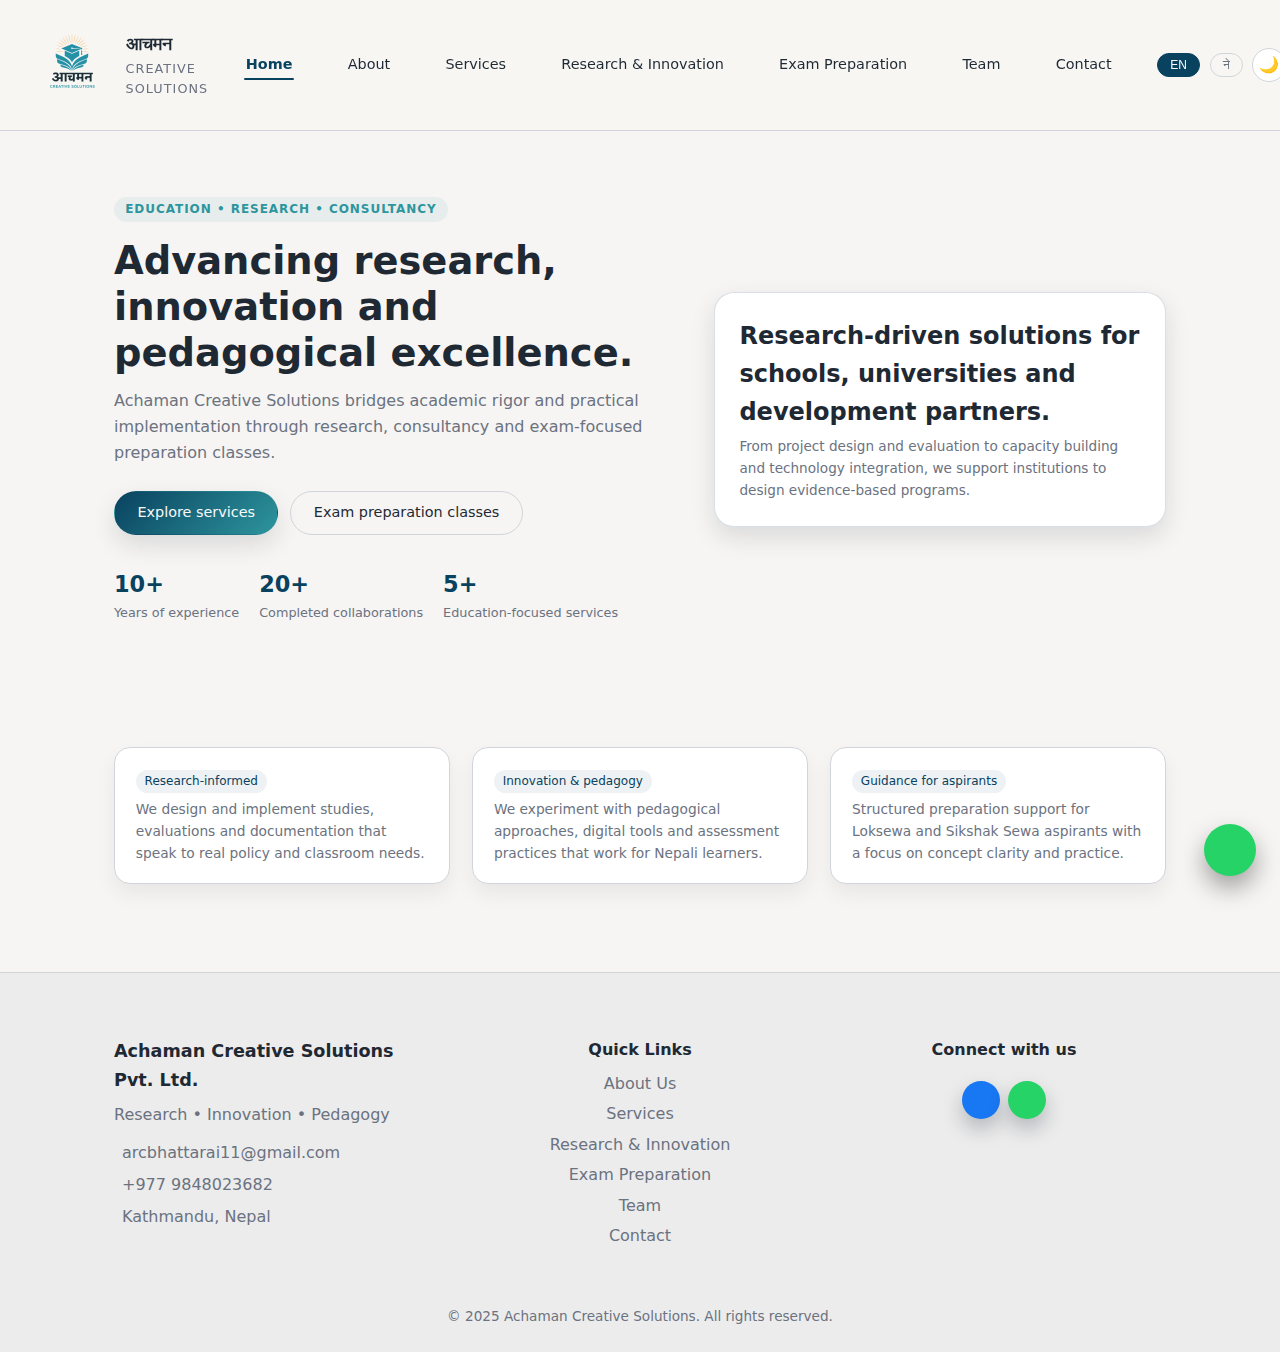
<file: index.html>
<!DOCTYPE html>
<html lang="en">
  <head>
    <meta charset="UTF-8" />
    <title>Achaman Creative Solutions | Home</title>
    <meta name="viewport" content="width=device-width, initial-scale=1" />
    <link rel="stylesheet" href="assets/css/styles.css" />
    <link
  rel="stylesheet"
  href="https://cdnjs.cloudflare.com/ajax/libs/font-awesome/6.5.1/css/all.min.css"
  integrity="sha512-DTOQO9RWCH3ppGqcWaEA1BIZOC6xxalwEsw9c2QQeAIftl+Vegovlnee1c9QX4TctnWMn13TZye+giMm8e2LwA=="
  crossorigin="anonymous"
  referrerpolicy="no-referrer"
/>

  </head>
  <body class="theme-light">
    <!-- NAVBAR -->
    <header class="navbar">
      <div class="container nav-inner">
        <div class="brand">
          <img src="assets/img/logo.png" alt="Achaman Creative Solutions logo" />
          <div class="brand-text">
            <span class="brand-name-ne">आचमन</span>
            <span class="brand-name-en">CREATIVE SOLUTIONS</span>
          </div>
        </div>

        <button class="nav-toggle" aria-label="Toggle menu">☰</button>

        <nav class="nav-links">
          <a href="index.html" class="nav-link" data-i18n="nav.home"></a>
          <a href="about.html" class="nav-link" data-i18n="nav.about"></a>
          <a href="services.html" class="nav-link" data-i18n="nav.services"></a>
          <a
            href="research-innovation.html"
            class="nav-link"
            data-i18n="nav.research"
          ></a>
          <a
            href="exam-preparation.html"
            class="nav-link"
            data-i18n="nav.examPrep"
          ></a>
          <a href="team.html" class="nav-link" data-i18n="nav.team"></a>
          <a href="contact.html" class="nav-link" data-i18n="nav.contact"></a>
        </nav>

        <div class="nav-controls">
          <button
            class="chip-toggle"
            data-lang-toggle="en"
            type="button"
          >
            EN
          </button>
          <button
            class="chip-toggle"
            data-lang-toggle="np"
            type="button"
          >
            ने
          </button>
          <button class="theme-toggle" type="button" aria-label="Toggle theme">
            🌙
          </button>
        </div>
      </div>
    </header>

    <!-- MAIN -->
    <main>
      <section class="hero">
        <div class="container hero-grid">
          <div>
            <div class="badge" data-i18n="home.badge"></div>
            <h1 class="hero-title" data-i18n="home.heroTitle"></h1>
            <p class="hero-subtitle" data-i18n="home.heroSubtitle"></p>

            <div class="hero-actions">
              <a
                href="services.html"
                class="btn btn-primary"
                data-i18n="home.btnServices"
              ></a>
              <a
                href="exam-preparation.html"
                class="btn btn-outline"
                data-i18n="home.btnClasses"
              ></a>
            </div>

            <div class="hero-stats">
              <div class="stat-item">
                <div class="stat-number">10+</div>
                <div class="stat-label" data-i18n="home.stat1"></div>
              </div>
              <div class="stat-item">
                <div class="stat-number">20+</div>
                <div class="stat-label" data-i18n="home.stat2"></div>
              </div>
              <div class="stat-item">
                <div class="stat-number">5+</div>
                <div class="stat-label" data-i18n="home.stat3"></div>
              </div>
            </div>
          </div>

          <aside class="hero-card">
            <h2 class="hero-card-title" data-i18n="home.cardTitle"></h2>
            <p class="hero-card-text" data-i18n="home.cardText"></p>
          </aside>
        </div>
      </section>

      <section class="section">
  <div class="container">
    <div class="section-header section-header-left">
  <h2 class="section-title" data-i18n="home.servicesTitle"></h2>
  <p class="section-subtitle section-subtitle-narrow" data-i18n="home.servicesSub"></p>
</div>


          <div class="grid-3">
            <article class="card">
              <div class="card-tag" data-i18n="home.why1.title"></div>
              <p class="card-text" data-i18n="home.why1.text"></p>
            </article>
            <article class="card">
              <div class="card-tag" data-i18n="home.why2.title"></div>
              <p class="card-text" data-i18n="home.why2.text"></p>
            </article>
            <article class="card">
              <div class="card-tag" data-i18n="home.why3.title"></div>
              <p class="card-text" data-i18n="home.why3.text"></p>
            </article>
          </div>
        </div>
      </section>
    </main>

   <!-- FOOTER -->
<footer class="site-footer">
  <div class="container footer-inner">

    <!-- LEFT COLUMN -->
    <div class="footer-col footer-left">
      <h3 class="footer-brand">Achaman Creative Solutions Pvt. Ltd.</h3>
      <p class="footer-tagline">Research • Innovation • Pedagogy</p>

      <ul class="footer-contact">
        <li><i class="fa-solid fa-envelope"></i> arcbhattarai11@gmail.com</li>
        <li><i class="fa-solid fa-phone"></i> +977 9848023682</li>
        <li><i class="fa-solid fa-location-dot"></i> Kathmandu, Nepal</li>
      </ul>
    </div>

    <!-- MIDDLE COLUMN -->
    <div class="footer-col footer-links">
      <h4>Quick Links</h4>
      <a href="about.html">About Us</a>
      <a href="services.html">Services</a>
      <a href="research-innovation.html">Research & Innovation</a>
      <a href="exam-preparation.html">Exam Preparation</a>
      <a href="team.html">Team</a>
      <a href="contact.html">Contact</a>
    </div>

    <!-- RIGHT COLUMN -->
    <div class="footer-col footer-right">
      <h4>Connect with us</h4>
      <div class="footer-social-icons">
        <a href="#" class="footer-icon-btn fb-btn"><i class="fa-brands fa-facebook-f"></i></a>
        <a href="https://wa.me/9848023682" class="footer-icon-btn wa-btn"><i class="fa-brands fa-whatsapp"></i></a>
      </div>
    </div>

  </div>

  <div class="footer-bottom">
    © 2025 Achaman Creative Solutions. All rights reserved.
  </div>
</footer>



    <!-- WhatsApp FAB -->
    <button class="whatsapp-fab" aria-label="Chat on WhatsApp">
  <i class="fa-brands fa-whatsapp"></i>
</button>


    <script src="assets/js/i18n.js"></script>
    <script src="assets/js/main.js"></script>
  </body>
</html>
</file>
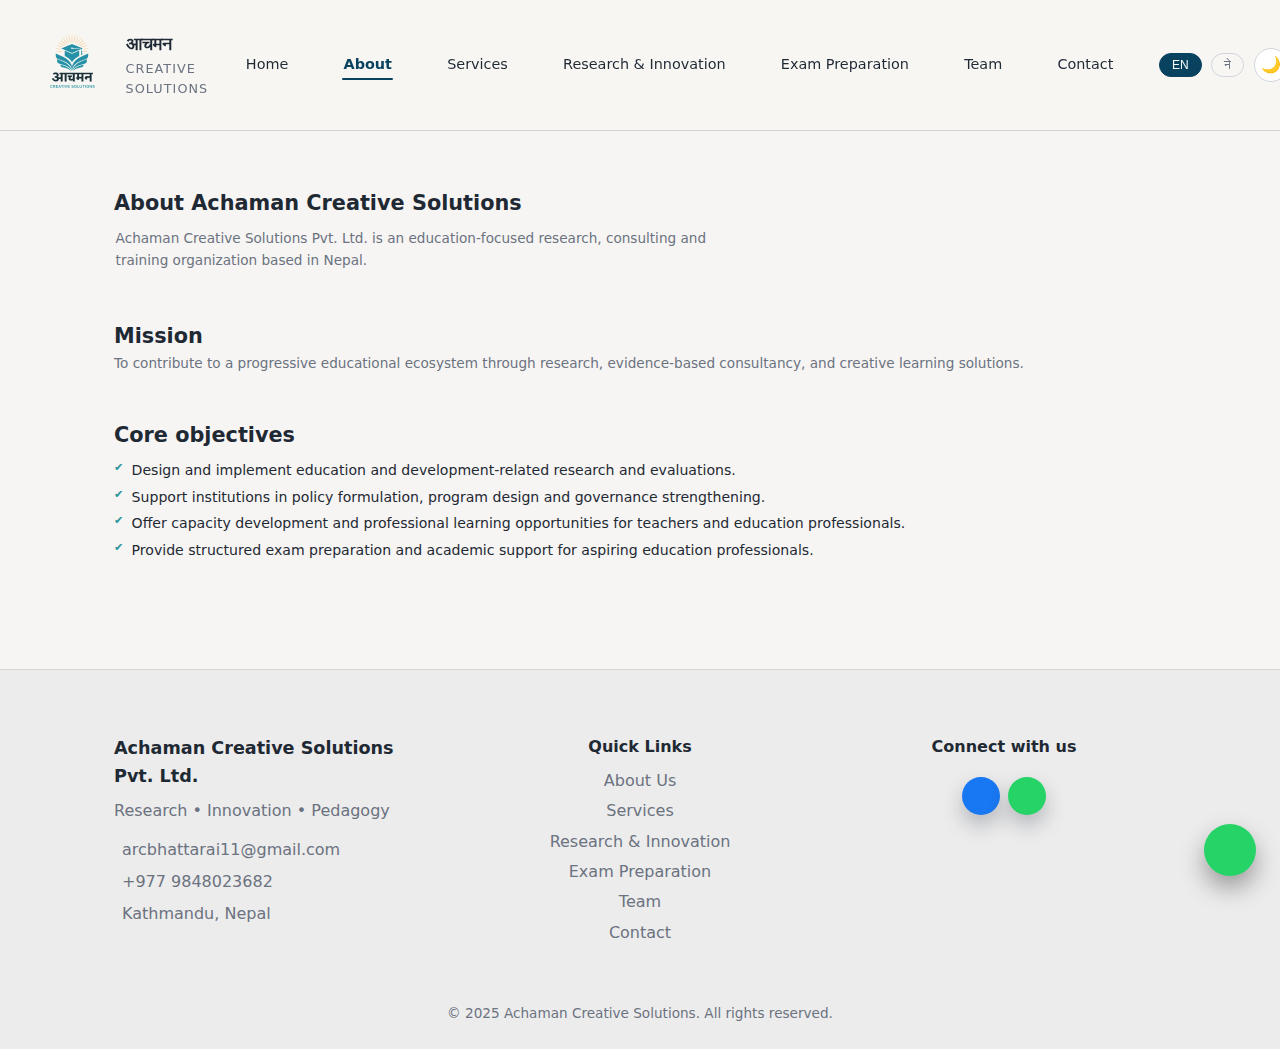
<file: about.html>
<!DOCTYPE html>
<html lang="en">
  <head>
    <meta charset="UTF-8" />
    <title>Achaman Creative Solutions | About</title>
    <meta name="viewport" content="width=device-width, initial-scale=1" />
    <link rel="stylesheet" href="assets/css/styles.css" />
    <link
  rel="stylesheet"
  href="https://cdnjs.cloudflare.com/ajax/libs/font-awesome/6.5.1/css/all.min.css"
  integrity="sha512-DTOQO9RWCH3ppGqcWaEA1BIZOC6xxalwEsw9c2QQeAIftl+Vegovlnee1c9QX4TctnWMn13TZye+giMm8e2LwA=="
  crossorigin="anonymous"
  referrerpolicy="no-referrer"
/>

  </head>
  <body class="theme-light">
    <!-- HEADER -->
    <header class="navbar">
      <div class="container nav-inner">
        <div class="brand">
          <img src="assets/img/logo.png" alt="Achaman Creative Solutions logo" />
          <div class="brand-text">
            <span class="brand-name-ne">आचमन</span>
            <span class="brand-name-en">CREATIVE SOLUTIONS</span>
          </div>
        </div>

        <button class="nav-toggle" aria-label="Toggle menu">☰</button>

        <nav class="nav-links">
          <a href="index.html" class="nav-link" data-i18n="nav.home"></a>
          <a href="about.html" class="nav-link" data-i18n="nav.about"></a>
          <a href="services.html" class="nav-link" data-i18n="nav.services"></a>
          <a
            href="research-innovation.html"
            class="nav-link"
            data-i18n="nav.research"
          ></a>
          <a
            href="exam-preparation.html"
            class="nav-link"
            data-i18n="nav.examPrep"
          ></a>
          <a href="team.html" class="nav-link" data-i18n="nav.team"></a>
          <a href="contact.html" class="nav-link" data-i18n="nav.contact"></a>
        </nav>

        <div class="nav-controls">
          <button class="chip-toggle" data-lang-toggle="en" type="button">
            EN
          </button>
          <button class="chip-toggle" data-lang-toggle="np" type="button">
            ने
          </button>
          <button class="theme-toggle" type="button" aria-label="Toggle theme">
            🌙
          </button>
        </div>
      </div>
    </header>

    <!-- MAIN -->
    <main>
      <section class="section">
        <div class="container">
          <!-- About header (fixed layout) -->
          <div class="section-header section-header-left">
            <h1 class="section-title" data-i18n="about.title"></h1>
            <p
              class="section-subtitle section-subtitle-narrow"
              data-i18n="about.intro"
            ></p>
          </div>

          <div class="section" style="padding-top: 1.8rem;">
            <h2 class="section-title" data-i18n="about.missionTitle"></h2>
            <p class="section-subtitle" data-i18n="about.missionText"></p>
          </div>

          <div class="section" style="padding-top: 1.8rem;">
            <h2 class="section-title" data-i18n="about.objectivesTitle"></h2>
            <ul class="list-check">
              <li data-i18n="about.obj1"></li>
              <li data-i18n="about.obj2"></li>
              <li data-i18n="about.obj3"></li>
              <li data-i18n="about.obj4"></li>
            </ul>
          </div>
        </div>
      </section>
    </main>

    <!-- FOOTER -->
<footer class="site-footer">
  <div class="container footer-inner">

    <!-- LEFT COLUMN -->
    <div class="footer-col footer-left">
      <h3 class="footer-brand">Achaman Creative Solutions Pvt. Ltd.</h3>
      <p class="footer-tagline">Research • Innovation • Pedagogy</p>

      <ul class="footer-contact">
        <li><i class="fa-solid fa-envelope"></i> arcbhattarai11@gmail.com</li>
        <li><i class="fa-solid fa-phone"></i> +977 9848023682</li>
        <li><i class="fa-solid fa-location-dot"></i> Kathmandu, Nepal</li>
      </ul>
    </div>

    <!-- MIDDLE COLUMN -->
    <div class="footer-col footer-links">
      <h4>Quick Links</h4>
      <a href="about.html">About Us</a>
      <a href="services.html">Services</a>
      <a href="research-innovation.html">Research & Innovation</a>
      <a href="exam-preparation.html">Exam Preparation</a>
      <a href="team.html">Team</a>
      <a href="contact.html">Contact</a>
    </div>

    <!-- RIGHT COLUMN -->
    <div class="footer-col footer-right">
      <h4>Connect with us</h4>
      <div class="footer-social-icons">
        <a href="#" class="footer-icon-btn fb-btn"><i class="fa-brands fa-facebook-f"></i></a>
        <a href="https://wa.me/9848023682" class="footer-icon-btn wa-btn"><i class="fa-brands fa-whatsapp"></i></a>
      </div>
    </div>

  </div>

  <div class="footer-bottom">
    © 2025 Achaman Creative Solutions. All rights reserved.
  </div>
</footer>


    <!-- WhatsApp FAB -->
    <button class="whatsapp-fab" aria-label="Chat on WhatsApp">
  <i class="fa-brands fa-whatsapp"></i>
</button>

    <script src="assets/js/i18n.js"></script>
    <script src="assets/js/main.js"></script>
  </body>
</html>
</file>
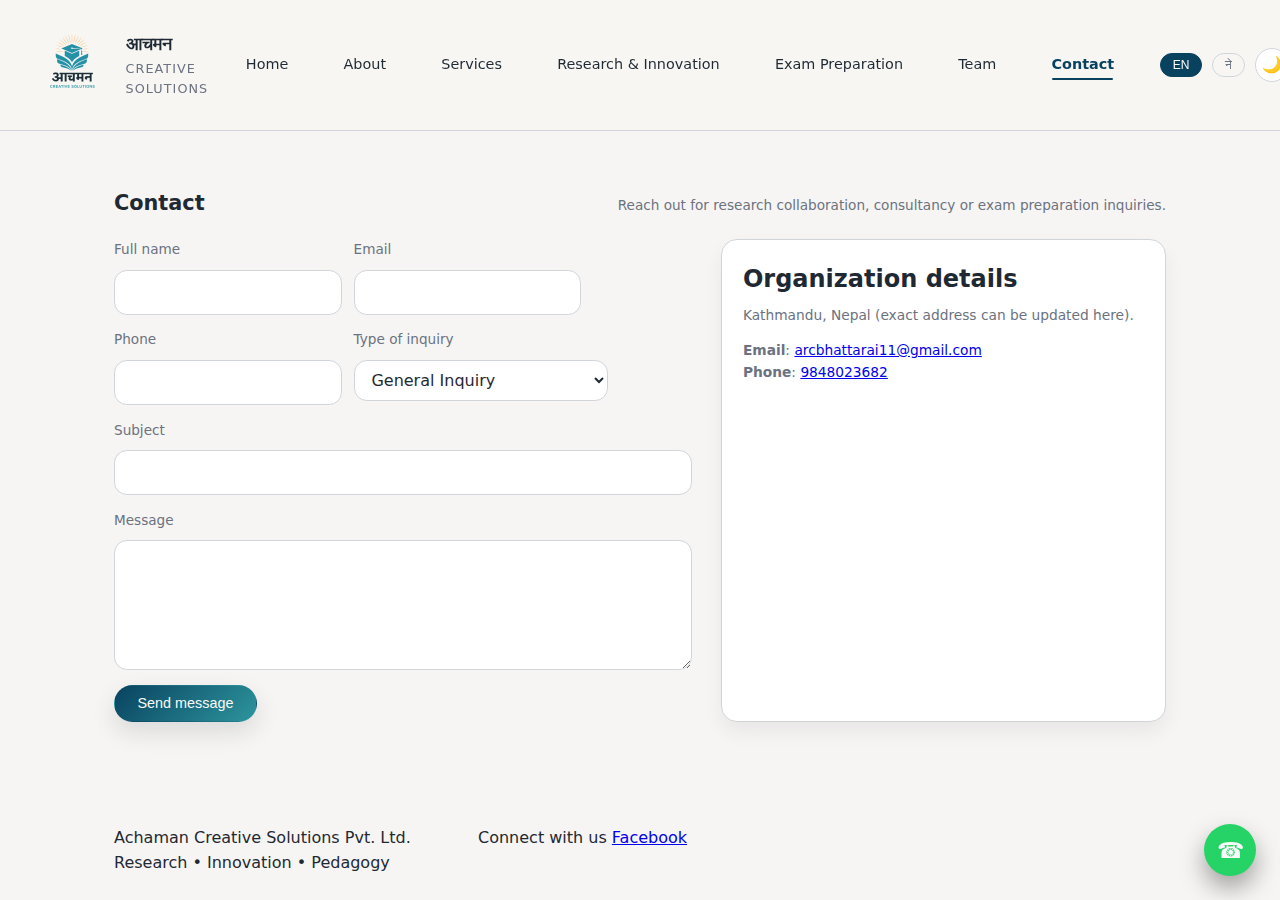
<file: contact.html>
<!DOCTYPE html>
<html lang="en">
  <head>
    <meta charset="UTF-8" />
    <title>Achaman Creative Solutions | Contact</title>
    <meta name="viewport" content="width=device-width, initial-scale=1" />
    <link rel="stylesheet" href="assets/css/styles.css" />
  </head>
  <body class="theme-light">
    <!-- HEADER -->
    <header class="navbar">
      <div class="container nav-inner">
        <div class="brand">
          <img src="assets/img/logo.png" alt="Achaman Creative Solutions logo" />
          <div class="brand-text">
            <span class="brand-name-ne">आचमन</span>
            <span class="brand-name-en">CREATIVE SOLUTIONS</span>
          </div>
        </div>

        <button class="nav-toggle" aria-label="Toggle menu">☰</button>

        <nav class="nav-links">
          <a href="index.html" class="nav-link" data-i18n="nav.home"></a>
          <a href="about.html" class="nav-link" data-i18n="nav.about"></a>
          <a href="services.html" class="nav-link" data-i18n="nav.services"></a>
          <a
            href="research-innovation.html"
            class="nav-link"
            data-i18n="nav.research"
          ></a>
          <a
            href="exam-preparation.html"
            class="nav-link"
            data-i18n="nav.examPrep"
          ></a>
          <a href="team.html" class="nav-link" data-i18n="nav.team"></a>
          <a href="contact.html" class="nav-link" data-i18n="nav.contact"></a>
        </nav>

        <div class="nav-controls">
          <button class="chip-toggle" data-lang-toggle="en" type="button">
            EN
          </button>
          <button class="chip-toggle" data-lang-toggle="np" type="button">
            ने
          </button>
          <button class="theme-toggle" type="button" aria-label="Toggle theme">
            🌙
          </button>
        </div>
      </div>
    </header>

    <!-- MAIN -->
    <main>
      <section class="section">
        <div class="container">
          <div class="section-header">
            <h1 class="section-title" data-i18n="contact.title"></h1>
            <p class="section-subtitle" data-i18n="contact.sub"></p>
          </div>

          <div class="contact-layout">
            <!-- FORM -->
            <div>
              <div id="contact-alert" class="alert"></div>

              <form id="contact-form">
                <div class="form-row-inline">
                  <div class="form-field">
                    <label
                      class="label"
                      for="name"
                      data-i18n="contact.form.name"
                    ></label>
                    <input type="text" id="name" name="name" required />
                  </div>
                  <div class="form-field">
                    <label
                      class="label"
                      for="email"
                      data-i18n="contact.form.email"
                    ></label>
                    <input type="email" id="email" name="email" required />
                  </div>
                </div>

                <div class="form-row-inline">
                  <div class="form-field">
                    <label
                      class="label"
                      for="phone"
                      data-i18n="contact.form.phone"
                    ></label>
                    <input type="tel" id="phone" name="phone" />
                  </div>
                  <div class="form-field">
                    <label
                      class="label"
                      for="type"
                      data-i18n="contact.form.type"
                    ></label>
                    <select id="type" name="type">
                      <option
                        value="general"
                        data-i18n="contact.form.type.general"
                      ></option>
                      <option
                        value="research"
                        data-i18n="contact.form.type.research"
                      ></option>
                      <option
                        value="loksewa"
                        data-i18n="contact.form.type.loksewa"
                      ></option>
                      <option
                        value="sikshak"
                        data-i18n="contact.form.type.sikshak"
                      ></option>
                    </select>
                  </div>
                </div>

                <div class="form-field">
                  <label
                    class="label"
                    for="subject"
                    data-i18n="contact.form.subject"
                  ></label>
                  <input type="text" id="subject" name="subject" />
                </div>

                <div class="form-field">
                  <label
                    class="label"
                    for="message"
                    data-i18n="contact.form.message"
                  ></label>
                  <textarea id="message" name="message" required></textarea>
                </div>

                <button
                  class="btn btn-primary"
                  type="submit"
                  data-i18n="contact.form.submit"
                ></button>
              </form>
            </div>

            <!-- INFO -->
            <aside class="card">
              <h2 class="card-title" data-i18n="contact.info.title"></h2>
              <p class="card-text" data-i18n="contact.info.address"></p>

              <p class="card-text" style="margin-top: 0.8rem;">
                <strong data-i18n="contact.info.email"></strong>:
                <a href="mailto:arcbhattarai11@gmail.com"
                  >arcbhattarai11@gmail.com</a
                >
              </p>
              <p class="card-text">
                <strong data-i18n="contact.info.phone"></strong>:
                <a href="tel:9848023682">9848023682</a>
              </p>
            </aside>
          </div>
        </div>
      </section>
    </main>

    <!-- FOOTER -->
    <footer>
      <div class="container footer-inner">
        <div>
          <div data-i18n="footer.copy"></div>
          <div data-i18n="footer.tagline"></div>
        </div>
        <div class="footer-social">
          <span data-i18n="footer.social"></span>
          <a
            href="#"
            class="social-link"
            target="_blank"
            rel="noopener"
            data-fb-link
          >
            Facebook
          </a>
        </div>
      </div>
    </footer>

    <!-- WhatsApp FAB -->
    <button class="whatsapp-fab" type="button" aria-label="Chat on WhatsApp">
      ☎
    </button>

    <script src="assets/js/i18n.js"></script>
    <script src="assets/js/main.js"></script>
  </body>
</html>
</file>
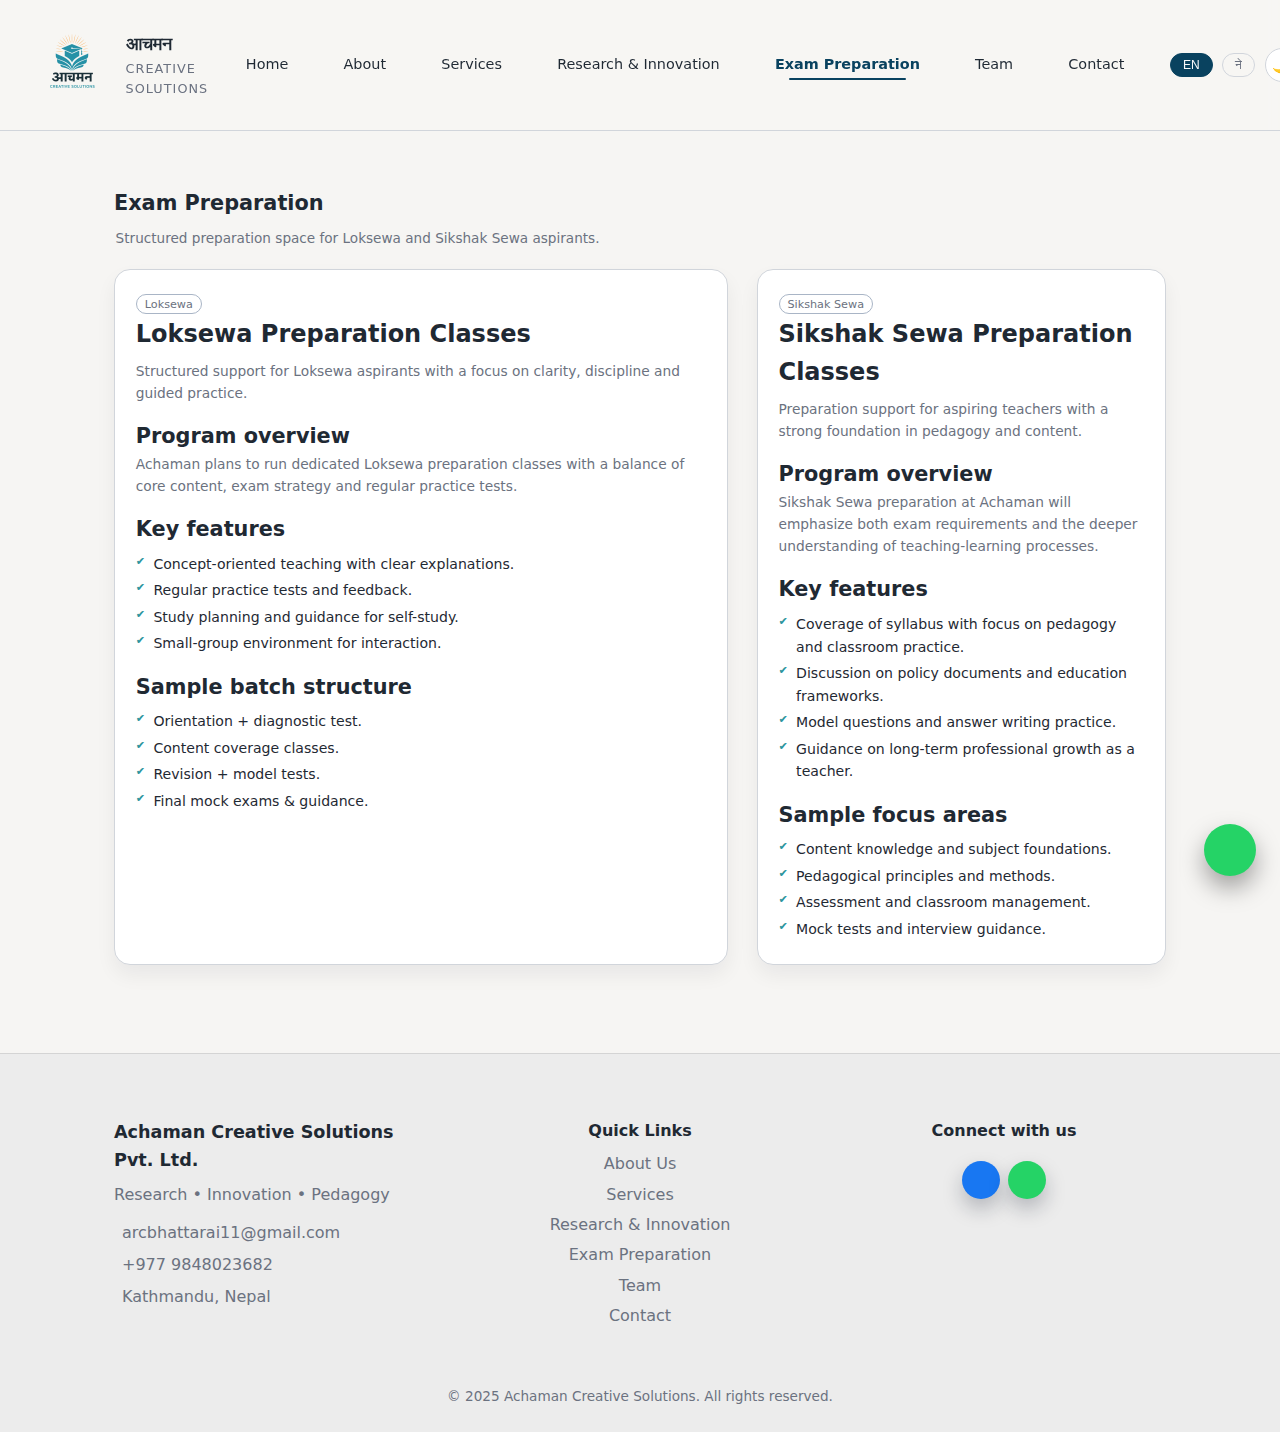
<file: exam-preparation.html>
<!DOCTYPE html>
<html lang="en">
  <head>
    <meta charset="UTF-8" />
    <title>Achaman | Exam Preparation</title>
    <meta name="viewport" content="width=device-width, initial-scale=1" />
    <link rel="stylesheet" href="assets/css/styles.css" />
    <link
  rel="stylesheet"
  href="https://cdnjs.cloudflare.com/ajax/libs/font-awesome/6.5.1/css/all.min.css"
  integrity="sha512-DTOQO9RWCH3ppGqcWaEA1BIZOC6xxalwEsw9c2QQeAIftl+Vegovlnee1c9QX4TctnWMn13TZye+giMm8e2LwA=="
  crossorigin="anonymous"
  referrerpolicy="no-referrer"
/>

  </head>
  <body class="theme-light">
    <!-- HEADER (same as index) -->
    <header class="navbar">
      <div class="container nav-inner">
        <div class="brand">
          <img src="assets/img/logo.png" alt="Achaman Creative Solutions logo" />
          <div class="brand-text">
            <span class="brand-name-ne">आचमन</span>
            <span class="brand-name-en">CREATIVE SOLUTIONS</span>
          </div>
        </div>

        <button class="nav-toggle" aria-label="Toggle menu">☰</button>

        <nav class="nav-links">
          <a href="index.html" class="nav-link" data-i18n="nav.home"></a>
          <a href="about.html" class="nav-link" data-i18n="nav.about"></a>
          <a href="services.html" class="nav-link" data-i18n="nav.services"></a>
          <a
            href="research-innovation.html"
            class="nav-link"
            data-i18n="nav.research"
          ></a>
          <a
            href="exam-preparation.html"
            class="nav-link"
            data-i18n="nav.examPrep"
          ></a>
          <a href="team.html" class="nav-link" data-i18n="nav.team"></a>
          <a href="contact.html" class="nav-link" data-i18n="nav.contact"></a>
        </nav>

        <div class="nav-controls">
          <button
            class="chip-toggle"
            data-lang-toggle="en"
            type="button"
          >
            EN
          </button>
          <button
            class="chip-toggle"
            data-lang-toggle="np"
            type="button"
          >
            ने
          </button>
          <button class="theme-toggle" type="button" aria-label="Toggle theme">
            🌙
          </button>
        </div>
      </div>
    </header>

    <main>
      <section class="section">
        <div class="container">
          <div class="section-header section-header-left">
            <h1 class="section-title" data-i18n="nav.examPrep"></h1>
            <p class="section-subtitle section-subtitle-narrow">
              <!-- small intro text, can customise later -->
              Structured preparation space for Loksewa and Sikshak Sewa
              aspirants.
            </p>
          </div>

          <div class="exam-layout">
            <!-- Loksewa block -->
            <article class="card">
              <span class="badge-pill">Loksewa</span>
              <h2 class="card-title" data-i18n="exam.lok.title"></h2>
              <p class="card-text" data-i18n="exam.lok.sub"></p>

              <h3
                class="section-title"
                style="margin-top: 1rem;"
                data-i18n="exam.lok.sectionOverview"
              ></h3>
              <p class="card-text" data-i18n="exam.lok.overview"></p>

              <h3
                class="section-title"
                style="margin-top: 1rem;"
                data-i18n="exam.lok.sectionFeatures"
              ></h3>
              <ul class="list-check">
                <li data-i18n="exam.lok.f1"></li>
                <li data-i18n="exam.lok.f2"></li>
                <li data-i18n="exam.lok.f3"></li>
                <li data-i18n="exam.lok.f4"></li>
              </ul>

              <h3
                class="section-title"
                style="margin-top: 1rem;"
                data-i18n="exam.lok.sectionBatches"
              ></h3>
              <ul class="list-check">
                <li data-i18n="exam.lok.b1"></li>
                <li data-i18n="exam.lok.b2"></li>
                <li data-i18n="exam.lok.b3"></li>
                <li data-i18n="exam.lok.b4"></li>
              </ul>
            </article>

            <!-- Sikshak block -->
            <article class="card">
              <span class="badge-pill">Sikshak Sewa</span>
              <h2 class="card-title" data-i18n="exam.sik.title"></h2>
              <p class="card-text" data-i18n="exam.sik.sub"></p>

              <h3
                class="section-title"
                style="margin-top: 1rem;"
                data-i18n="exam.sik.sectionOverview"
              ></h3>
              <p class="card-text" data-i18n="exam.sik.overview"></p>

              <h3
                class="section-title"
                style="margin-top: 1rem;"
                data-i18n="exam.sik.sectionFeatures"
              ></h3>
              <ul class="list-check">
                <li data-i18n="exam.sik.f1"></li>
                <li data-i18n="exam.sik.f2"></li>
                <li data-i18n="exam.sik.f3"></li>
                <li data-i18n="exam.sik.f4"></li>
              </ul>

              <h3
                class="section-title"
                style="margin-top: 1rem;"
                data-i18n="exam.sik.sectionBatches"
              ></h3>
              <ul class="list-check">
                <li data-i18n="exam.sik.b1"></li>
                <li data-i18n="exam.sik.b2"></li>
                <li data-i18n="exam.sik.b3"></li>
                <li data-i18n="exam.sik.b4"></li>
              </ul>
            </article>
          </div>
        </div>
      </section>
    </main>

    <!-- FOOTER -->
<footer class="site-footer">
  <div class="container footer-inner">

    <!-- LEFT COLUMN -->
    <div class="footer-col footer-left">
      <h3 class="footer-brand">Achaman Creative Solutions Pvt. Ltd.</h3>
      <p class="footer-tagline">Research • Innovation • Pedagogy</p>

      <ul class="footer-contact">
        <li><i class="fa-solid fa-envelope"></i> arcbhattarai11@gmail.com</li>
        <li><i class="fa-solid fa-phone"></i> +977 9848023682</li>
        <li><i class="fa-solid fa-location-dot"></i> Kathmandu, Nepal</li>
      </ul>
    </div>

    <!-- MIDDLE COLUMN -->
    <div class="footer-col footer-links">
      <h4>Quick Links</h4>
      <a href="about.html">About Us</a>
      <a href="services.html">Services</a>
      <a href="research-innovation.html">Research & Innovation</a>
      <a href="exam-preparation.html">Exam Preparation</a>
      <a href="team.html">Team</a>
      <a href="contact.html">Contact</a>
    </div>

    <!-- RIGHT COLUMN -->
    <div class="footer-col footer-right">
      <h4>Connect with us</h4>
      <div class="footer-social-icons">
        <a href="#" class="footer-icon-btn fb-btn"><i class="fa-brands fa-facebook-f"></i></a>
        <a href="https://wa.me/9848023682" class="footer-icon-btn wa-btn"><i class="fa-brands fa-whatsapp"></i></a>
      </div>
    </div>

  </div>

  <div class="footer-bottom">
    © 2025 Achaman Creative Solutions. All rights reserved.
  </div>
</footer>


    <!-- WhatsApp FAB -->
    <button class="whatsapp-fab" aria-label="Chat on WhatsApp">
  <i class="fa-brands fa-whatsapp"></i>
</button>


    <script src="assets/js/i18n.js"></script>
    <script src="assets/js/main.js"></script>
  </body>
</html>
</file>
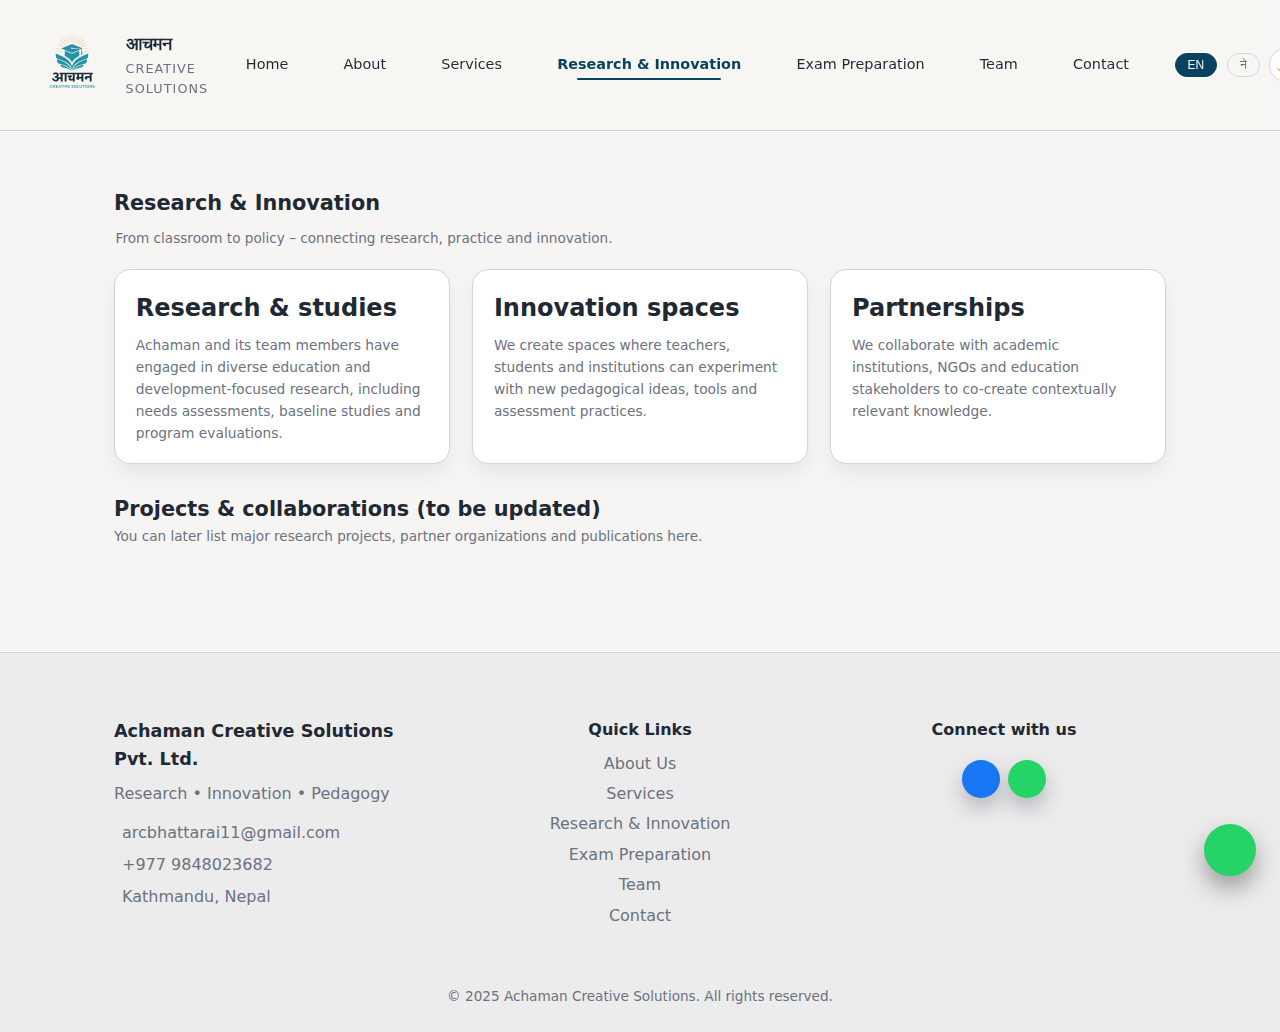
<file: research-innovation.html>
<!DOCTYPE html>
<html lang="en">
  <head>
    <meta charset="UTF-8" />
    <title>Achaman | Research & Innovation</title>
    <meta name="viewport" content="width=device-width, initial-scale=1" />
    <link rel="stylesheet" href="assets/css/styles.css" />
    <link
  rel="stylesheet"
  href="https://cdnjs.cloudflare.com/ajax/libs/font-awesome/6.5.1/css/all.min.css"
  integrity="sha512-DTOQO9RWCH3ppGqcWaEA1BIZOC6xxalwEsw9c2QQeAIftl+Vegovlnee1c9QX4TctnWMn13TZye+giMm8e2LwA=="
  crossorigin="anonymous"
  referrerpolicy="no-referrer"
/>

  </head>
  <body class="theme-light">
    <!-- HEADER -->
    <header class="navbar">
      <div class="container nav-inner">
        <div class="brand">
          <img src="assets/img/logo.png" alt="Achaman Creative Solutions logo" />
          <div class="brand-text">
            <span class="brand-name-ne">आचमन</span>
            <span class="brand-name-en">CREATIVE SOLUTIONS</span>
          </div>
        </div>

        <button class="nav-toggle" aria-label="Toggle menu">☰</button>

        <nav class="nav-links">
          <a href="index.html" class="nav-link" data-i18n="nav.home"></a>
          <a href="about.html" class="nav-link" data-i18n="nav.about"></a>
          <a href="services.html" class="nav-link" data-i18n="nav.services"></a>
          <a
            href="research-innovation.html"
            class="nav-link"
            data-i18n="nav.research"
          ></a>
          <a
            href="exam-preparation.html"
            class="nav-link"
            data-i18n="nav.examPrep"
          ></a>
          <a href="team.html" class="nav-link" data-i18n="nav.team"></a>
          <a href="contact.html" class="nav-link" data-i18n="nav.contact"></a>
        </nav>

        <div class="nav-controls">
          <button class="chip-toggle" data-lang-toggle="en" type="button">
            EN
          </button>
          <button class="chip-toggle" data-lang-toggle="np" type="button">
            ने
          </button>
          <button class="theme-toggle" type="button" aria-label="Toggle theme">
            🌙
          </button>
        </div>
      </div>
    </header>

    <!-- MAIN -->
    <main>
      <section class="section">
        <div class="container">
          <div class="section-header section-header-left">
            <h1 class="section-title" data-i18n="research.title"></h1>
            <p class="section-subtitle section-subtitle-narrow" data-i18n="research.sub"></p>
          </div>

          <div class="grid-3">
            <article class="card">
              <h2 class="card-title" data-i18n="research.block1.title"></h2>
              <p class="card-text" data-i18n="research.block1.text"></p>
            </article>

            <article class="card">
              <h2 class="card-title" data-i18n="research.block2.title"></h2>
              <p class="card-text" data-i18n="research.block2.text"></p>
            </article>

            <article class="card">
              <h2 class="card-title" data-i18n="research.block3.title"></h2>
              <p class="card-text" data-i18n="research.block3.text"></p>
            </article>
          </div>

          <!-- Placeholder area for listing projects later -->
          <section class="section" style="padding-top: 1.8rem;">
            <h2 class="section-title">
              Projects & collaborations (to be updated)
            </h2>
            <p class="section-subtitle">
              You can later list major research projects, partner organizations
              and publications here.
            </p>
          </section>
        </div>
      </section>
    </main>

   <!-- FOOTER -->
<footer class="site-footer">
  <div class="container footer-inner">

    <!-- LEFT COLUMN -->
    <div class="footer-col footer-left">
      <h3 class="footer-brand">Achaman Creative Solutions Pvt. Ltd.</h3>
      <p class="footer-tagline">Research • Innovation • Pedagogy</p>

      <ul class="footer-contact">
        <li><i class="fa-solid fa-envelope"></i> arcbhattarai11@gmail.com</li>
        <li><i class="fa-solid fa-phone"></i> +977 9848023682</li>
        <li><i class="fa-solid fa-location-dot"></i> Kathmandu, Nepal</li>
      </ul>
    </div>

    <!-- MIDDLE COLUMN -->
    <div class="footer-col footer-links">
      <h4>Quick Links</h4>
      <a href="about.html">About Us</a>
      <a href="services.html">Services</a>
      <a href="research-innovation.html">Research & Innovation</a>
      <a href="exam-preparation.html">Exam Preparation</a>
      <a href="team.html">Team</a>
      <a href="contact.html">Contact</a>
    </div>

    <!-- RIGHT COLUMN -->
    <div class="footer-col footer-right">
      <h4>Connect with us</h4>
      <div class="footer-social-icons">
        <a href="#" class="footer-icon-btn fb-btn"><i class="fa-brands fa-facebook-f"></i></a>
        <a href="https://wa.me/9848023682" class="footer-icon-btn wa-btn"><i class="fa-brands fa-whatsapp"></i></a>
      </div>
    </div>

  </div>

  <div class="footer-bottom">
    © 2025 Achaman Creative Solutions. All rights reserved.
  </div>
</footer>

    <!-- WhatsApp FAB -->
    <button class="whatsapp-fab" aria-label="Chat on WhatsApp">
  <i class="fa-brands fa-whatsapp"></i>
</button>


    <script src="assets/js/i18n.js"></script>
    <script src="assets/js/main.js"></script>
  </body>
</html>
</file>
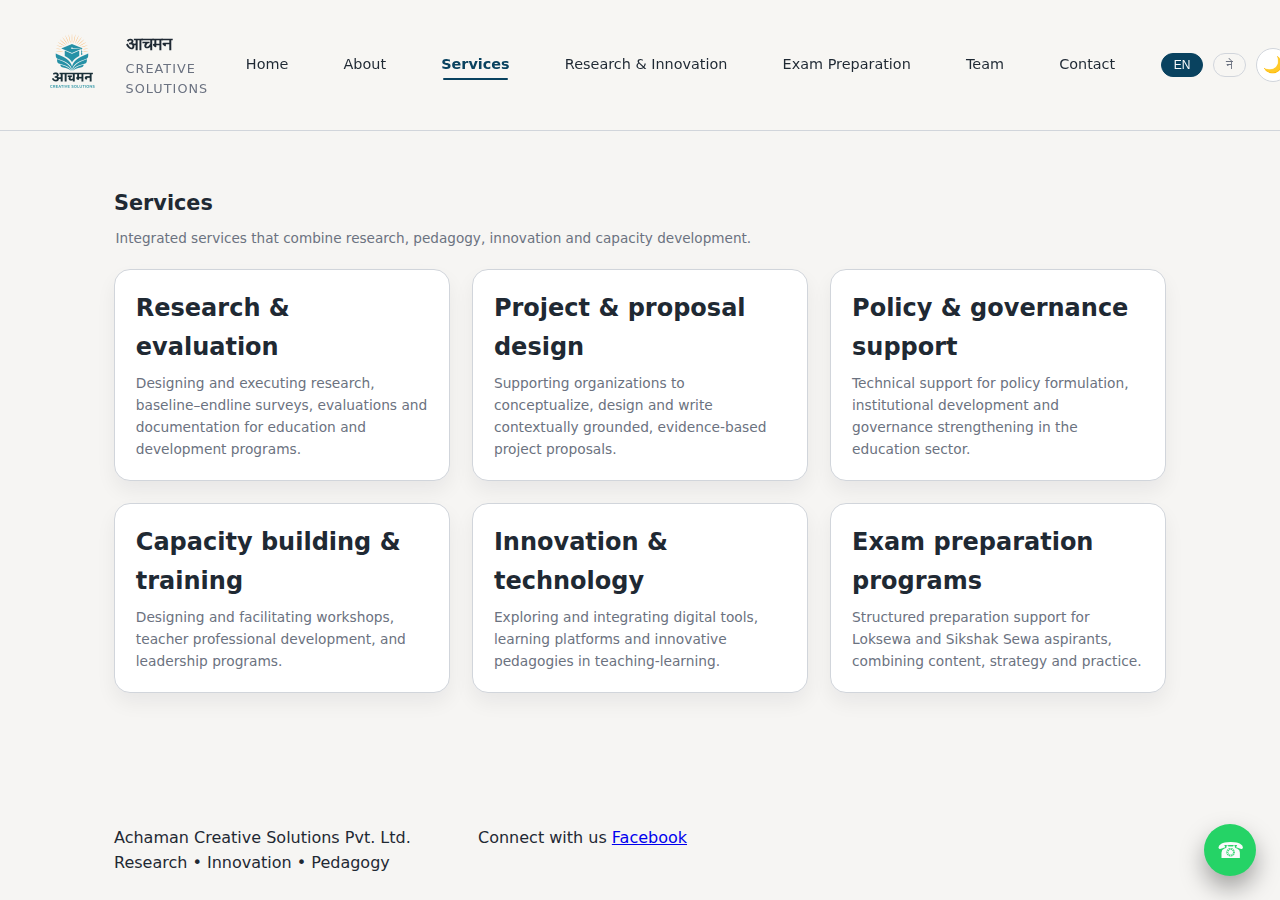
<file: services.html>
<!DOCTYPE html>
<html lang="en">
  <head>
    <meta charset="UTF-8" />
    <title>Achaman Creative Solutions | Services</title>
    <meta name="viewport" content="width=device-width, initial-scale=1" />
    <link rel="stylesheet" href="assets/css/styles.css" />
  </head>
  <body class="theme-light">
    <!-- HEADER -->
    <header class="navbar">
      <div class="container nav-inner">
        <div class="brand">
          <img src="assets/img/logo.png" alt="Achaman Creative Solutions logo" />
          <div class="brand-text">
            <span class="brand-name-ne">आचमन</span>
            <span class="brand-name-en">CREATIVE SOLUTIONS</span>
          </div>
        </div>

        <button class="nav-toggle" aria-label="Toggle menu">☰</button>

        <nav class="nav-links">
          <a href="index.html" class="nav-link" data-i18n="nav.home"></a>
          <a href="about.html" class="nav-link" data-i18n="nav.about"></a>
          <a href="services.html" class="nav-link" data-i18n="nav.services"></a>
          <a
            href="research-innovation.html"
            class="nav-link"
            data-i18n="nav.research"
          ></a>
          <a
            href="exam-preparation.html"
            class="nav-link"
            data-i18n="nav.examPrep"
          ></a>
          <a href="team.html" class="nav-link" data-i18n="nav.team"></a>
          <a href="contact.html" class="nav-link" data-i18n="nav.contact"></a>
        </nav>

        <div class="nav-controls">
          <button class="chip-toggle" data-lang-toggle="en" type="button">
            EN
          </button>
          <button class="chip-toggle" data-lang-toggle="np" type="button">
            ने
          </button>
          <button class="theme-toggle" type="button" aria-label="Toggle theme">
            🌙
          </button>
        </div>
      </div>
    </header>

    <!-- MAIN -->
    <main>
      <section class="section">
        <div class="container">
          <div class="section-header section-header-left">
           <h1 class="section-title" data-i18n="services.title"></h1>
           <p class="section-subtitle section-subtitle-narrow" data-i18n="services.sub"></p>
       </div>


          <div class="grid-3">
            <article class="card">
              <h2 class="card-title" data-i18n="services.1.title"></h2>
              <p class="card-text" data-i18n="services.1.text"></p>
            </article>
            <article class="card">
              <h2 class="card-title" data-i18n="services.2.title"></h2>
              <p class="card-text" data-i18n="services.2.text"></p>
            </article>
            <article class="card">
              <h2 class="card-title" data-i18n="services.3.title"></h2>
              <p class="card-text" data-i18n="services.3.text"></p>
            </article>
            <article class="card">
              <h2 class="card-title" data-i18n="services.4.title"></h2>
              <p class="card-text" data-i18n="services.4.text"></p>
            </article>
            <article class="card">
              <h2 class="card-title" data-i18n="services.5.title"></h2>
              <p class="card-text" data-i18n="services.5.text"></p>
            </article>
            <article class="card">
              <h2 class="card-title" data-i18n="services.6.title"></h2>
              <p class="card-text" data-i18n="services.6.text"></p>
            </article>
          </div>
        </div>
      </section>
    </main>

    <!-- FOOTER -->
    <footer>
      <div class="container footer-inner">
        <div>
          <div data-i18n="footer.copy"></div>
          <div data-i18n="footer.tagline"></div>
        </div>
        <div class="footer-social">
          <span data-i18n="footer.social"></span>
          <a
            href="#"
            class="social-link"
            target="_blank"
            rel="noopener"
            data-fb-link
          >
            Facebook
          </a>
        </div>
      </div>
    </footer>

    <!-- WhatsApp FAB -->
    <button class="whatsapp-fab" type="button" aria-label="Chat on WhatsApp">
      ☎
    </button>

    <script src="assets/js/i18n.js"></script>
    <script src="assets/js/main.js"></script>
  </body>
</html>
</file>
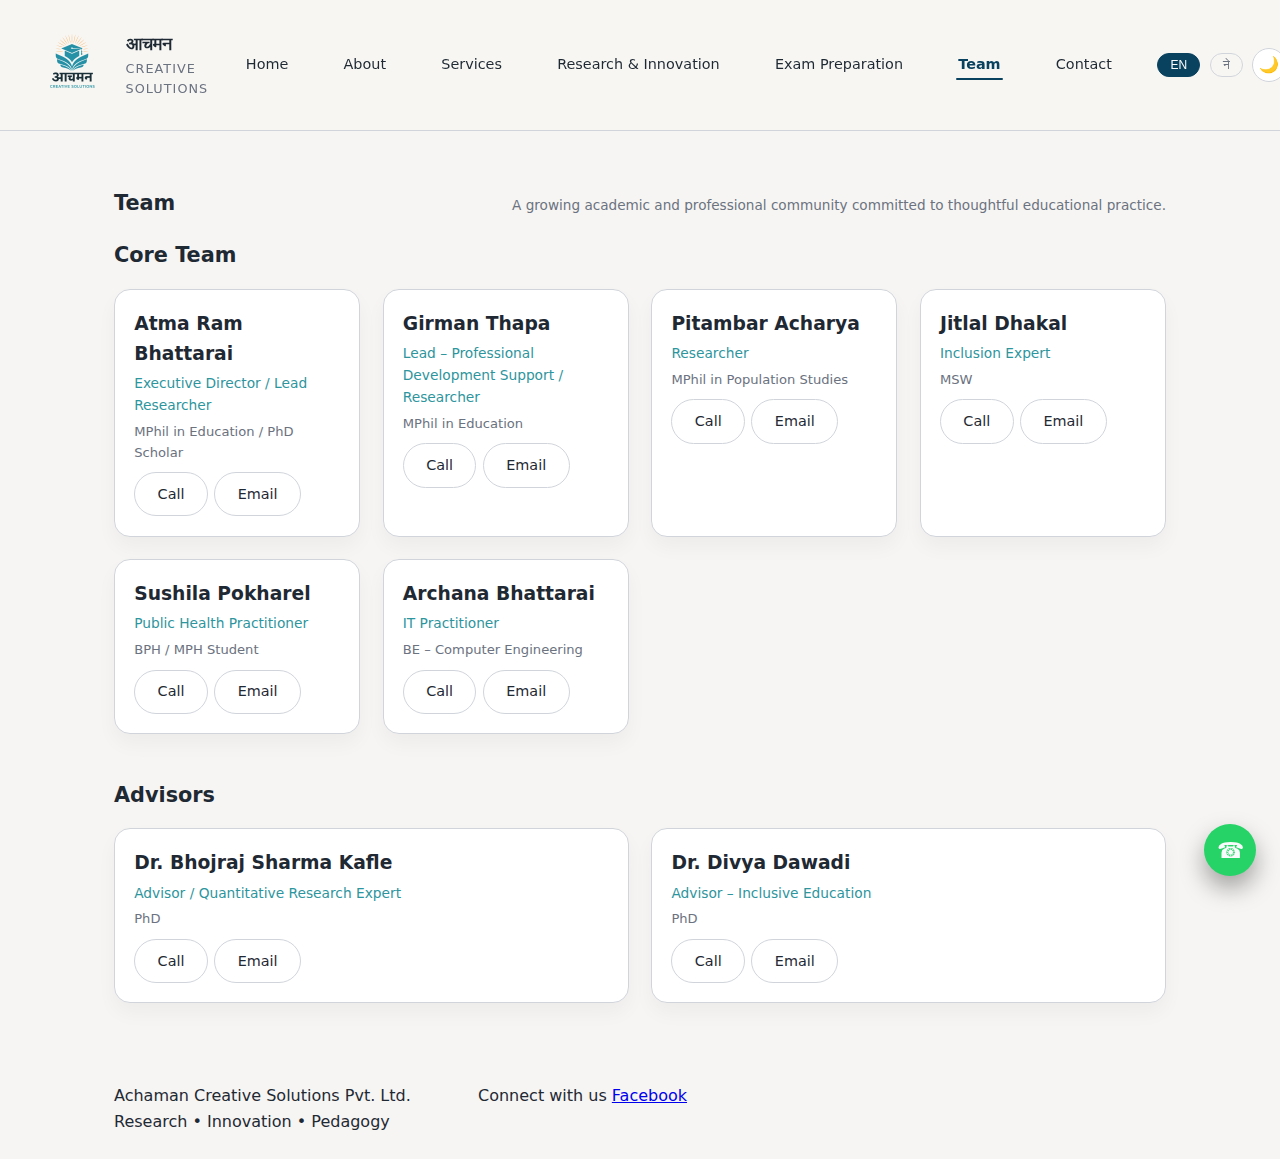
<file: team.html>
<!DOCTYPE html>
<html lang="en">
  <head>
    <meta charset="UTF-8" />
    <title>Achaman Creative Solutions | Team</title>
    <meta name="viewport" content="width=device-width, initial-scale=1" />
    <link rel="stylesheet" href="assets/css/styles.css" />
  </head>
  <body class="theme-light">
    <!-- HEADER -->
    <header class="navbar">
      <div class="container nav-inner">
        <div class="brand">
          <img src="assets/img/logo.png" alt="Achaman Creative Solutions logo" />
          <div class="brand-text">
            <span class="brand-name-ne">आचमन</span>
            <span class="brand-name-en">CREATIVE SOLUTIONS</span>
          </div>
        </div>

        <button class="nav-toggle" aria-label="Toggle menu">☰</button>

        <nav class="nav-links">
          <a href="index.html" class="nav-link" data-i18n="nav.home"></a>
          <a href="about.html" class="nav-link" data-i18n="nav.about"></a>
          <a href="services.html" class="nav-link" data-i18n="nav.services"></a>
          <a
            href="research-innovation.html"
            class="nav-link"
            data-i18n="nav.research"
          ></a>
          <a
            href="exam-preparation.html"
            class="nav-link"
            data-i18n="nav.examPrep"
          ></a>
          <a href="team.html" class="nav-link" data-i18n="nav.team"></a>
          <a href="contact.html" class="nav-link" data-i18n="nav.contact"></a>
        </nav>

        <div class="nav-controls">
          <button class="chip-toggle" data-lang-toggle="en" type="button">
            EN
          </button>
          <button class="chip-toggle" data-lang-toggle="np" type="button">
            ने
          </button>
          <button class="theme-toggle" type="button" aria-label="Toggle theme">
            🌙
          </button>
        </div>
      </div>
    </header>

    <!-- MAIN -->
    <main>
      <section class="section">
        <div class="container">
          <div class="section-header">
            <h1 class="section-title" data-i18n="team.title"></h1>
            <p class="section-subtitle" data-i18n="team.sub"></p>
          </div>

          <!-- Core Team -->
          <section class="section" style="padding-top: 0;">
            <h2 class="section-title">Core Team</h2>
            <div class="team-grid" style="margin-top: 1rem;">
              <article class="team-card">
                <h3 class="team-name">Atma Ram Bhattarai</h3>
                <div class="team-role">
                  Executive Director / Lead Researcher
                </div>
                <div class="team-qual">
                  MPhil in Education / PhD Scholar
                </div>
                <div class="team-contact">
                  <a class="btn btn-outline" href="tel:9848023682">Call</a>
                  <a
                    class="btn btn-outline"
                    href="mailto:arcbhattarai11@gmail.com"
                    >Email</a
                  >
                </div>
              </article>

              <article class="team-card">
                <h3 class="team-name">Girman Thapa</h3>
                <div class="team-role">
                  Lead – Professional Development Support / Researcher
                </div>
                <div class="team-qual">MPhil in Education</div>
                <div class="team-contact">
                  <a class="btn btn-outline" href="tel:9848023682">Call</a>
                  <a
                    class="btn btn-outline"
                    href="mailto:arcbhattarai11@gmail.com"
                    >Email</a
                  >
                </div>
              </article>

              <article class="team-card">
                <h3 class="team-name">Pitambar Acharya</h3>
                <div class="team-role">Researcher</div>
                <div class="team-qual">MPhil in Population Studies</div>
                <div class="team-contact">
                  <a class="btn btn-outline" href="tel:9848023682">Call</a>
                  <a
                    class="btn btn-outline"
                    href="mailto:arcbhattarai11@gmail.com"
                    >Email</a
                  >
                </div>
              </article>

              <article class="team-card">
                <h3 class="team-name">Jitlal Dhakal</h3>
                <div class="team-role">Inclusion Expert</div>
                <div class="team-qual">MSW</div>
                <div class="team-contact">
                  <a class="btn btn-outline" href="tel:9848023682">Call</a>
                  <a
                    class="btn btn-outline"
                    href="mailto:arcbhattarai11@gmail.com"
                    >Email</a
                  >
                </div>
              </article>

              <article class="team-card">
                <h3 class="team-name">Sushila Pokharel</h3>
                <div class="team-role">Public Health Practitioner</div>
                <div class="team-qual">BPH / MPH Student</div>
                <div class="team-contact">
                  <a class="btn btn-outline" href="tel:9848023682">Call</a>
                  <a
                    class="btn btn-outline"
                    href="mailto:arcbhattarai11@gmail.com"
                    >Email</a
                  >
                </div>
              </article>

              <article class="team-card">
                <h3 class="team-name">Archana Bhattarai</h3>
                <div class="team-role">IT Practitioner</div>
                <div class="team-qual">BE – Computer Engineering</div>
                <div class="team-contact">
                  <a class="btn btn-outline" href="tel:9848023682">Call</a>
                  <a
                    class="btn btn-outline"
                    href="mailto:arcbhattarai11@gmail.com"
                    >Email</a
                  >
                </div>
              </article>
            </div>
          </section>

          <!-- Advisors -->
          <section class="section" style="padding-top: 1.8rem;">
            <h2 class="section-title">Advisors</h2>
            <div class="team-grid" style="margin-top: 1rem;">
              <article class="team-card">
                <h3 class="team-name">Dr. Bhojraj Sharma Kafle</h3>
                <div class="team-role">
                  Advisor / Quantitative Research Expert
                </div>
                <div class="team-qual">PhD</div>
                <div class="team-contact">
                  <a class="btn btn-outline" href="tel:9848023682">Call</a>
                  <a
                    class="btn btn-outline"
                    href="mailto:arcbhattarai11@gmail.com"
                    >Email</a
                  >
                </div>
              </article>

              <article class="team-card">
                <h3 class="team-name">Dr. Divya Dawadi</h3>
                <div class="team-role">Advisor – Inclusive Education</div>
                <div class="team-qual">PhD</div>
                <div class="team-contact">
                  <a class="btn btn-outline" href="tel:9848023682">Call</a>
                  <a
                    class="btn btn-outline"
                    href="mailto:arcbhattarai11@gmail.com"
                    >Email</a
                  >
                </div>
              </article>
            </div>
          </section>
        </div>
      </section>
    </main>

    <!-- FOOTER -->
    <footer>
      <div class="container footer-inner">
        <div>
          <div data-i18n="footer.copy"></div>
          <div data-i18n="footer.tagline"></div>
        </div>
        <div class="footer-social">
          <span data-i18n="footer.social"></span>
          <a
            href="#"
            class="social-link"
            target="_blank"
            rel="noopener"
            data-fb-link
          >
            Facebook
          </a>
        </div>
      </div>
    </footer>

    <!-- WhatsApp FAB -->
    <button class="whatsapp-fab" type="button" aria-label="Chat on WhatsApp">
      ☎
    </button>

    <script src="assets/js/i18n.js"></script>
    <script src="assets/js/main.js"></script>
  </body>
</html>
</file>
<file: assets/css/styles.css>
/* --------------------
   Base theme variables
-------------------- */
:root {
  --color-primary: #09425f;
  --color-primary-soft: #2d959d;
  --color-primary-light: #477085;

  --color-bg: #f6f5f3;
  --color-bg-elevated: #ffffff;
  --color-text: #1f2933;
  --color-muted: #6b7280;
  --color-border: #d1d5db;

  --shadow-soft: 0 10px 25px rgba(15, 23, 42, 0.12);
  --radius-lg: 1rem;
  --radius-full: 999px;

  --transition-fast: 0.18s ease-out;
}

/* Dark mode overrides */
body.theme-dark {
  --color-bg: #0b1720;
  --color-bg-elevated: #111827;
  --color-text: #e5e7eb;
  --color-muted: #9ca3af;
  --color-border: #374151;
  --shadow-soft: 0 16px 35px rgba(0, 0, 0, 0.45);
}

/* --------------------
   Global reset + base
-------------------- */
*,
*::before,
*::after {
  box-sizing: border-box;
  margin: 0;
  padding: 0;
}

html {
  scroll-behavior: smooth;
}

body {
  font-family: system-ui, -apple-system, BlinkMacSystemFont, "Segoe UI", sans-serif;
  background-color: var(--color-bg);
  color: var(--color-text);
  line-height: 1.6;
  min-height: 100vh;
  display: flex;
  flex-direction: column;
}

/* Utility containers */
.container {
  width: 100%;
  max-width: 1100px;
  margin: 0 auto;
  padding: 1.5rem;
}

main {
  flex: 1;
}

/* ====================
   NAVBAR
==================== */
.navbar {
  position: sticky;
  top: 0;
  z-index: 50;
  background-color: rgba(246, 245, 243, 0.92);
  backdrop-filter: blur(10px);
  border-bottom: 1px solid var(--color-border);
  padding-block: 0.4rem;
}

/* Give the top bar a bit more horizontal room and move content left */
.navbar .container {
  max-width: 1240px;
  padding-inline: 1.25rem;
}

body.theme-dark .navbar {
  background-color: rgba(15, 23, 42, 0.92);
}

.nav-inner {
  display: flex;
  align-items: center;
  justify-content: space-between;
  gap: 1.5rem;
}

.brand {
  display: flex;
  align-items: center;
  gap: 0.75rem;
  cursor: pointer;
}

.brand img {
  height: 64px;
  width: auto;
  margin-right: 0.6rem;
}

.brand-text {
  display: flex;
  flex-direction: column;
}

.brand-name-ne {
  font-weight: 700;
  font-size: 1.1rem;
}

.brand-name-en {
  font-size: 0.8rem;
  letter-spacing: 0.08em;
  text-transform: uppercase;
  color: var(--color-muted);
}

/* Nav links */
.nav-links {
  display: flex;
  align-items: center;
  justify-content: center;
  flex: 1;
  gap: 1.75rem;
  flex-wrap: nowrap;
}

.nav-link {
  position: relative;
  padding: 0.4rem 0.85rem;
  border-radius: 999px;
  font-size: 0.9rem;
  text-decoration: none;
  color: var(--color-text);
  white-space: nowrap;
  transition: background-color var(--transition-fast), color var(--transition-fast),
    transform var(--transition-fast), box-shadow var(--transition-fast);
}

.nav-link::after {
  content: "";
  position: absolute;
  left: 16%;
  right: 16%;
  bottom: 0.15rem;
  height: 2px;
  border-radius: 999px;
  background: transparent;
  transition: background-color var(--transition-fast), transform var(--transition-fast);
  transform: scaleX(0);
}

.nav-link:hover {
  background-color: rgba(9, 66, 95, 0.08);
  transform: translateY(-1px);
  box-shadow: 0 3px 10px rgba(15, 23, 42, 0.08);
}

.nav-link:hover::after {
  background-color: var(--color-primary-soft);
  transform: scaleX(1);
}

.nav-link.active {
  color: var(--color-primary);
  font-weight: 600;
}

.nav-link.active::after {
  background-color: var(--color-primary);
  transform: scaleX(1);
}

/* Controls (lang + theme) */
.nav-controls {
  display: flex;
  align-items: center;
  gap: 0.6rem;
  margin-left: 0.5rem;
}

.chip-toggle {
  display: inline-flex;
  align-items: center;
  justify-content: center;
  padding: 0.25rem 0.75rem;
  border-radius: 999px;
  border: 1px solid var(--color-border);
  background: transparent;
  font-size: 0.75rem;
  cursor: pointer;
  color: var(--color-muted);
  transition: background-color var(--transition-fast), color var(--transition-fast),
    border-color var(--transition-fast), transform var(--transition-fast);
}

.chip-toggle:hover {
  transform: translateY(-1px);
  background-color: rgba(148, 163, 184, 0.15);
}

.chip-toggle.active {
  background: var(--color-primary);
  border-color: var(--color-primary);
  color: #f9fafb;
}

/* Theme toggle icon button */
.theme-toggle {
  width: 34px;
  height: 34px;
  border-radius: 999px;
  border: 1px solid var(--color-border);
  background-color: var(--color-bg-elevated);
  display: inline-flex;
  align-items: center;
  justify-content: center;
  cursor: pointer;
  font-size: 1rem;
  transition: background-color var(--transition-fast), transform var(--transition-fast),
    box-shadow var(--transition-fast), border-color var(--transition-fast);
}

.theme-toggle:hover {
  transform: translateY(-1px);
  box-shadow: 0 4px 12px rgba(15, 23, 42, 0.2);
  border-color: var(--color-primary-soft);
}

/* Mobile nav */
.nav-toggle {
  display: none;
  font-size: 1.4rem;
  border: none;
  background: transparent;
  cursor: pointer;
}

/* ====================
   HERO (Home)
==================== */
.hero {
  padding: 2.5rem 0 1.5rem;
}

.hero-grid {
  display: grid;
  grid-template-columns: minmax(0, 1.25fr) minmax(0, 1fr);
  gap: 2.25rem;
  align-items: center;
}

.badge {
  display: inline-flex;
  align-items: center;
  gap: 0.5rem;
  padding: 0.2rem 0.7rem;
  border-radius: 999px;
  background: rgba(45, 149, 157, 0.08);
  color: var(--color-primary-soft);
  font-size: 0.75rem;
  font-weight: 600;
  text-transform: uppercase;
  letter-spacing: 0.08em;
}

.hero-title {
  margin-top: 1rem;
  font-size: clamp(2rem, 3vw, 2.6rem);
  line-height: 1.2;
  font-weight: 700;
}

.hero-subtitle {
  margin-top: 0.75rem;
  color: var(--color-muted);
  max-width: 34rem;
}

.hero-actions {
  display: flex;
  flex-wrap: wrap;
  gap: 0.75rem;
  margin-top: 1.6rem;
}

/* Buttons */
.btn {
  display: inline-flex;
  align-items: center;
  justify-content: center;
  gap: 0.4rem;
  border-radius: var(--radius-full);
  border: 1px solid transparent;
  padding: 0.6rem 1.4rem;
  font-size: 0.9rem;
  font-weight: 500;
  cursor: pointer;
  text-decoration: none;
  transition: background-color var(--transition-fast), color var(--transition-fast),
    transform var(--transition-fast), box-shadow var(--transition-fast), border-color var(--transition-fast);
}

.btn-primary {
  background: linear-gradient(135deg, var(--color-primary), var(--color-primary-soft));
  color: #f9fafb;
  box-shadow: var(--shadow-soft);
}

.btn-primary:hover {
  transform: translateY(-1px);
  box-shadow: 0 14px 30px rgba(15, 23, 42, 0.35);
}

.btn-outline {
  border-color: var(--color-border);
  background-color: transparent;
  color: var(--color-text);
}

.btn-outline:hover {
  border-color: var(--color-primary-soft);
  background-color: rgba(148, 163, 184, 0.12);
}

/* Hero stats */
.hero-stats {
  display: flex;
  flex-wrap: wrap;
  gap: 1.25rem;
  margin-top: 2rem;
}

.stat-item {
  min-width: 120px;
}

.stat-number {
  font-size: 1.4rem;
  font-weight: 700;
  color: var(--color-primary);
}

.stat-label {
  font-size: 0.8rem;
  color: var(--color-muted);
}

/* Hero card (right side) */
.hero-card {
  background-color: var(--color-bg-elevated);
  border-radius: 1.25rem;
  padding: 1.5rem;
  box-shadow: var(--shadow-soft);
  border: 1px solid rgba(148, 163, 184, 0.35);
}

.hero-card-title {
  font-weight: 600;
  margin-bottom: 0.3rem;
}

.hero-card-text {
  font-size: 0.85rem;
  color: var(--color-muted);
}

/* ====================
   Sections / cards
==================== */
.section {
  padding: 2rem 0 1rem;
}

.section-header {
  display: flex;
  align-items: baseline;
  justify-content: space-between;
  flex-wrap: wrap;
  gap: 0.5rem;
  margin-bottom: 1.2rem;
}

/* Left-aligned section header for “Why Achaman?” and similar blocks */
.section-header-left {
  display: block;
  text-align: left;
}

/* Make the tagline sit nicely under the heading */
.section-header-left .section-subtitle.section-subtitle-narrow {
  max-width: 640px;
  margin-top: 0.5rem;
  padding-left: 0.1rem;
}

.section-title {
  font-size: 1.3rem;
  font-weight: 600;
}

.section-subtitle {
  font-size: 0.85rem;
  color: var(--color-muted);
}

.grid-3 {
  display: grid;
  grid-template-columns: repeat(3, minmax(0, 1fr));
  gap: 1.4rem;
}

.card {
  background-color: var(--color-bg-elevated);
  border-radius: 1rem;
  padding: 1.2rem 1.3rem;
  border: 1px solid var(--color-border);
  box-shadow: 0 10px 20px rgba(15, 23, 42, 0.06);
  transition: transform var(--transition-fast), box-shadow var(--transition-fast),
    border-color var(--transition-fast), background-color var(--transition-fast);
}

.card:hover {
  transform: translateY(-3px);
  box-shadow: var(--shadow-soft);
  border-color: var(--color-primary-soft);
}

.card-title {
  font-weight: 600;
  margin-bottom: 0.4rem;
}

.card-tag {
  display: inline-block;
  font-size: 0.75rem;
  padding: 0.1rem 0.55rem;
  border-radius: 999px;
  background-color: rgba(9, 66, 95, 0.07);
  color: var(--color-primary);
  margin-bottom: 0.35rem;
}

.card-text {
  font-size: 0.86rem;
  color: var(--color-muted);
}

/* ====================
   TEAM
==================== */
.team-grid {
  display: grid;
  grid-template-columns: repeat(auto-fit, minmax(230px, 1fr));
  gap: 1.4rem;
}

.team-card {
  background-color: var(--color-bg-elevated);
  border-radius: 1rem;
  padding: 1.2rem;
  border: 1px solid var(--color-border);
  box-shadow: 0 10px 20px rgba(15, 23, 42, 0.04);
}

.team-name {
  font-weight: 600;
  margin-bottom: 0.2rem;
}

.team-role {
  font-size: 0.86rem;
  color: var(--color-primary-soft);
  margin-bottom: 0.3rem;
}

.team-qual {
  font-size: 0.82rem;
  color: var(--color-muted);
  margin-bottom: 0.6rem;
}

.team-contact {
  display: flex;
  gap: 0.4rem;
  flex-wrap: wrap;
}

/* ====================
   EXAM PREP
==================== */
.exam-layout {
  display: grid;
  grid-template-columns: minmax(0, 1.5fr) minmax(0, 1fr);
  gap: 1.8rem;
}

.badge-pill {
  font-size: 0.7rem;
  padding: 0.16rem 0.5rem;
  border-radius: 999px;
  border: 1px solid rgba(148, 163, 184, 0.8);
  color: var(--color-muted);
}

.list-check {
  list-style: none;
  padding-left: 0;
  margin-top: 0.4rem;
}

.list-check li {
  position: relative;
  padding-left: 1.1rem;
  font-size: 0.88rem;
  margin-bottom: 0.25rem;
}

.list-check li::before {
  content: "✔";
  position: absolute;
  left: 0;
  top: 0;
  font-size: 0.7rem;
  color: var(--color-primary-soft);
}

/* ====================
   CONTACT (legacy layout)
==================== */
.contact-layout {
  display: grid;
  grid-template-columns: minmax(0, 1.3fr) minmax(0, 1fr);
  gap: 1.8rem;
}

.form-field {
  display: flex;
  flex-direction: column;
  gap: 0.25rem;
  margin-bottom: 0.9rem;
}

.label {
  font-size: 0.85rem;
  font-weight: 500;
}

input[type="text"],
input[type="email"],
input[type="tel"],
select,
textarea {
  border-radius: 0.7rem;
  border: 1px solid var(--color-border);
  padding: 0.6rem 0.8rem;
  font-size: 0.9rem;
  background-color: var(--color-bg-elevated);
  color: var(--color-text);
  transition: border-color var(--transition-fast), box-shadow var(--transition-fast),
    background-color var(--transition-fast);
}

textarea {
  min-height: 130px;
  resize: vertical;
}

input:focus,
select:focus,
textarea:focus {
  outline: none;
  border-color: var(--color-primary-soft);
  box-shadow: 0 0 0 2px rgba(45, 149, 157, 0.35);
}

.form-row-inline {
  display: flex;
  gap: 0.75rem;
  flex-wrap: wrap;
}

.alert {
  font-size: 0.85rem;
  border-radius: 0.75rem;
  padding: 0.6rem 0.8rem;
  margin-bottom: 0.9rem;
  display: none;
}

.alert-success {
  background-color: rgba(16, 185, 129, 0.12);
  border: 1px solid rgba(16, 185, 129, 0.65);
  color: #047857;
}

/* ========================
   NEW IMPROVED FOOTER
=========================*/

/* Base footer box (shared) */
.site-footer {
  margin-top: 3rem;
  padding: 2.5rem 0 1.5rem;
  border-top: 1px solid var(--color-border);
  background-color: var(--color-bg-elevated);
}

/* Main grid: 3 equal columns */
.footer-inner {
  display: grid;
  grid-template-columns: 1fr 1fr 1fr;
  align-items: flex-start;
  gap: 2.5rem;
}

/* Columns */
.footer-col {
  min-width: 220px;
}

/* Left Column */
.footer-brand {
  font-size: 1.1rem;
  font-weight: 700;
  margin-bottom: 0.5rem;
}

.footer-tagline {
  color: var(--color-muted);
  margin-bottom: 0.8rem;
}

.footer-contact {
  list-style: none;
  padding: 0;
  margin: 0;
}

.footer-contact li {
  display: flex;
  gap: 0.5rem;
  margin-bottom: 0.4rem;
  color: var(--color-muted);
}

.footer-contact i {
  color: var(--color-primary-soft);
  margin-top: 3px;
}

/* Middle column (Quick Links) */
.footer-links {
  justify-self: center;
  text-align: center;
}

.footer-links h4,
.footer-right h4,
.footer-social-label {
  margin-bottom: 0.5rem;
  font-weight: 600;
}

.footer-links a {
  display: block;
  color: var(--color-muted);
  margin-bottom: 0.3rem;
  text-decoration: none;
  transition: color 0.2s ease;
}

.footer-links a:hover {
  color: var(--color-primary);
}

/* Right column — centered */
.footer-right {
  justify-self: center;     /* center inside the grid */
  display: flex;
  flex-direction: column;
  align-items: center;       /* center label + icons */
  text-align: center;
  gap: 0.6rem;
}


/* Social Icons row */
.footer-social-icons {
  display: flex;
  gap: 0.5rem;
  justify-content: flex-end;  /* icons sit right under the label */
}

/* Icon Buttons */
.footer-icon-btn {
  width: 38px;
  height: 38px;
  border-radius: 50%;
  display: grid;
  place-items: center;
  font-size: 1rem;
  color: #fff;
  border: none;
  cursor: pointer;
  box-shadow: 0 10px 20px rgba(15, 23, 42, 0.25);
  text-decoration: none;
  transition: transform 0.18s ease-out, box-shadow 0.18s ease-out;
}

.footer-icon-btn:hover {
  transform: translateY(-2px);
  box-shadow: 0 8px 24px rgba(0, 0, 0, 0.25);
}

/* Facebook button */
.fb-btn {
  background-color: #1877f2;
}

/* WhatsApp button */
.wa-btn {
  background-color: #25d366;
}

/* Footer Bottom */
.footer-bottom {
  margin-top: 1.8rem;
  text-align: center;
  font-size: 0.85rem;
  color: var(--color-muted);
}

/* Light mode footer override */
.theme-light .site-footer {
  background-color: #ececec;
  border-top-color: #d4d4d4;
}

/* Dark mode footer override */
.theme-dark .site-footer {
  background-color: #020617; /* deep navy/black */
  border-top-color: #0f172a;
}

.theme-dark .footer-brand,
.theme-dark .footer-links h4,
.theme-dark .footer-social-label,
.theme-dark .footer-bottom {
  color: #e5e7eb;
}

.theme-dark .footer-contact li,
.theme-dark .footer-links a,
.theme-dark .contact-card-text {
  color: #9ca3af;
}

.theme-dark .footer-links a:hover {
  color: #e5e7eb;
}

/* ========================
   CONTACT PAGE LAYOUT (new)
=========================*/

.contact-grid {
  display: grid;
  grid-template-columns: minmax(0, 1.8fr) minmax(0, 1.2fr);
  gap: 2.5rem;
  align-items: flex-start;
}

/* Form layout */
.contact-form {
  display: flex;
  flex-direction: column;
  gap: 1.2rem;
}

.form-row {
  width: 100%;
}

.form-row-2 {
  display: grid;
  grid-template-columns: repeat(2, minmax(0, 1fr));
  gap: 1rem;
}

.form-field label {
  display: block;
  font-size: 0.85rem;
  margin-bottom: 0.3rem;
  color: var(--color-muted);
}

.form-field input,
.form-field select,
.form-field textarea {
  width: 100%;
  border-radius: 0.8rem;
  border: 1px solid var(--color-border);
  padding: 0.55rem 0.8rem;
  font: inherit;
  background-color: #ffffff;
}

.form-field textarea {
  resize: vertical;
}

.contact-submit {
  margin-top: 0.4rem;
}

/* Right side card */
.contact-card {
  background-color: #ffffff;
  border-radius: 1.25rem;
  padding: 1.5rem 1.75rem;
  box-shadow: 0 20px 40px rgba(15, 23, 42, 0.08);
}

.contact-card-title {
  font-size: 1.05rem;
  font-weight: 600;
  margin-bottom: 0.4rem;
}

.contact-card-text {
  font-size: 0.9rem;
  color: var(--color-muted);
  margin-bottom: 1rem;
}

.contact-card-list {
  margin: 0;
  padding: 0;
}

.contact-card-row {
  display: flex;
  gap: 0.75rem;
  font-size: 0.9rem;
  margin-bottom: 0.4rem;
}

.contact-card-row dt {
  min-width: 3.2rem;
  color: var(--color-muted);
}

.contact-card-row dd {
  margin: 0;
}

.contact-card-row a {
  color: var(--color-primary);
  text-decoration: none;
}

.contact-card-row a:hover {
  text-decoration: underline;
}

.contact-card-note {
  margin-top: 1rem;
  font-size: 0.85rem;
  color: var(--color-muted);
}

/* --------------------------
   FIX CONTACT PAGE DARK MODE
---------------------------*/

/* Make right-side card text readable in dark mode */
.theme-dark .contact-card-title {
  color: #e5e7eb;         /* bright white text */
}

.theme-dark .contact-card-text,
.theme-dark .contact-card-row dt,
.theme-dark .contact-card-row dd,
.theme-dark .contact-card-note {
  color: #cfd4da !important;   /* medium-light readable grey */
}

/* Make email + phone links inside card readable */
.theme-dark .contact-card-row a {
  color: #38bdf8 !important;   /* soft teal-blue for links */
}

/* Fix form input text in dark mode */
.theme-dark input,
.theme-dark select,
.theme-dark textarea {
  color: #f1f5f9 !important;              /* bright text */
  background-color: #1e293b !important;   /* dark slate */
  border-color: #334155 !important;
}

/* Fix dropdown selected text */
.theme-dark select option {
  color: #f1f5f9;
  background-color: #1e293b;
}

/* Fix placeholder text */
.theme-dark ::placeholder {
  color: #94a3b8 !important;
}

/* ============================
   CONTACT PAGE – DARK MODE FIX
============================ */

/* Make the right card dark in theme-dark */
.theme-dark .contact-card {
  background-color: #0f172a;        /* deep slate */
  border: 1px solid #1f2937;
  box-shadow: 0 20px 40px rgba(0, 0, 0, 0.6);
}

/* Title inside card */
.theme-dark .contact-card-title {
  color: #e5e7eb;                   /* bright heading */
}

/* Body text and label text inside the card */
.theme-dark .contact-card-text,
.theme-dark .contact-card-row dt,
.theme-dark .contact-card-row dd,
.theme-dark .contact-card-note {
  color: #cbd5f5;                   /* light but readable */
}

/* Links (email / phone) in the card */
.theme-dark .contact-card-row a {
  color: #38bdf8;
}

/* Form fields – keep text clear in dark mode */
.theme-dark input,
.theme-dark select,
.theme-dark textarea {
  color: #f1f5f9;                   /* bright input text */
  background-color: #111827;
  border-color: #374151;
}

/* Dropdown options */
.theme-dark select option {
  color: #f1f5f9;
  background-color: #020617;
}

/* Placeholders in dark mode */
.theme-dark ::placeholder {
  color: #9ca3af;
}


/* ====================
   WHATSAPP FLOAT
==================== */
.whatsapp-fab {
  position: fixed;
  bottom: 1.5rem;
  right: 1.5rem;
  z-index: 60;
  width: 52px;
  height: 52px;
  border-radius: 999px;
  border: none;
  background: #25d366;
  color: #f9fafb;
  font-size: 1.4rem;
  display: inline-flex;
  align-items: center;
  justify-content: center;
  box-shadow: 0 12px 25px rgba(0, 0, 0, 0.35);
  cursor: pointer;
  transition: transform var(--transition-fast), box-shadow var(--transition-fast), opacity var(--transition-fast);
}

.whatsapp-fab:hover {
  transform: translateY(-2px) scale(1.03);
  box-shadow: 0 16px 32px rgba(0, 0, 0, 0.45);
}

/* ====================
   RESPONSIVE
==================== */
@media (max-width: 900px) {
  .hero-grid,
  .exam-layout,
  .contact-layout {
    grid-template-columns: minmax(0, 1fr);
  }

  .grid-3 {
    grid-template-columns: repeat(2, minmax(0, 1fr));
  }

  .contact-grid {
    grid-template-columns: 1fr;
  }

  .footer-inner {
    grid-template-columns: 1fr;
    text-align: left;
  }

  .footer-links {
    justify-self: start;
    text-align: left;
  }

  .footer-right {
    justify-self: start;
    text-align: left;
  }
}

@media (max-width: 720px) {
  .container {
    padding-inline: 1rem;
  }

  .nav-links {
    display: none;
    flex-direction: column;
    align-items: flex-start;
    padding-top: 0.75rem;
  }

  .nav-links.open {
    display: flex;
  }

  .nav-toggle {
    display: inline-flex;
  }

  .hero {
    padding-top: 1.7rem;
  }

  .hero-grid {
    gap: 1.4rem;
  }

  .grid-3 {
    grid-template-columns: minmax(0, 1fr);
  }

  .form-row-2 {
    grid-template-columns: 1fr;
  }
}
</file>
